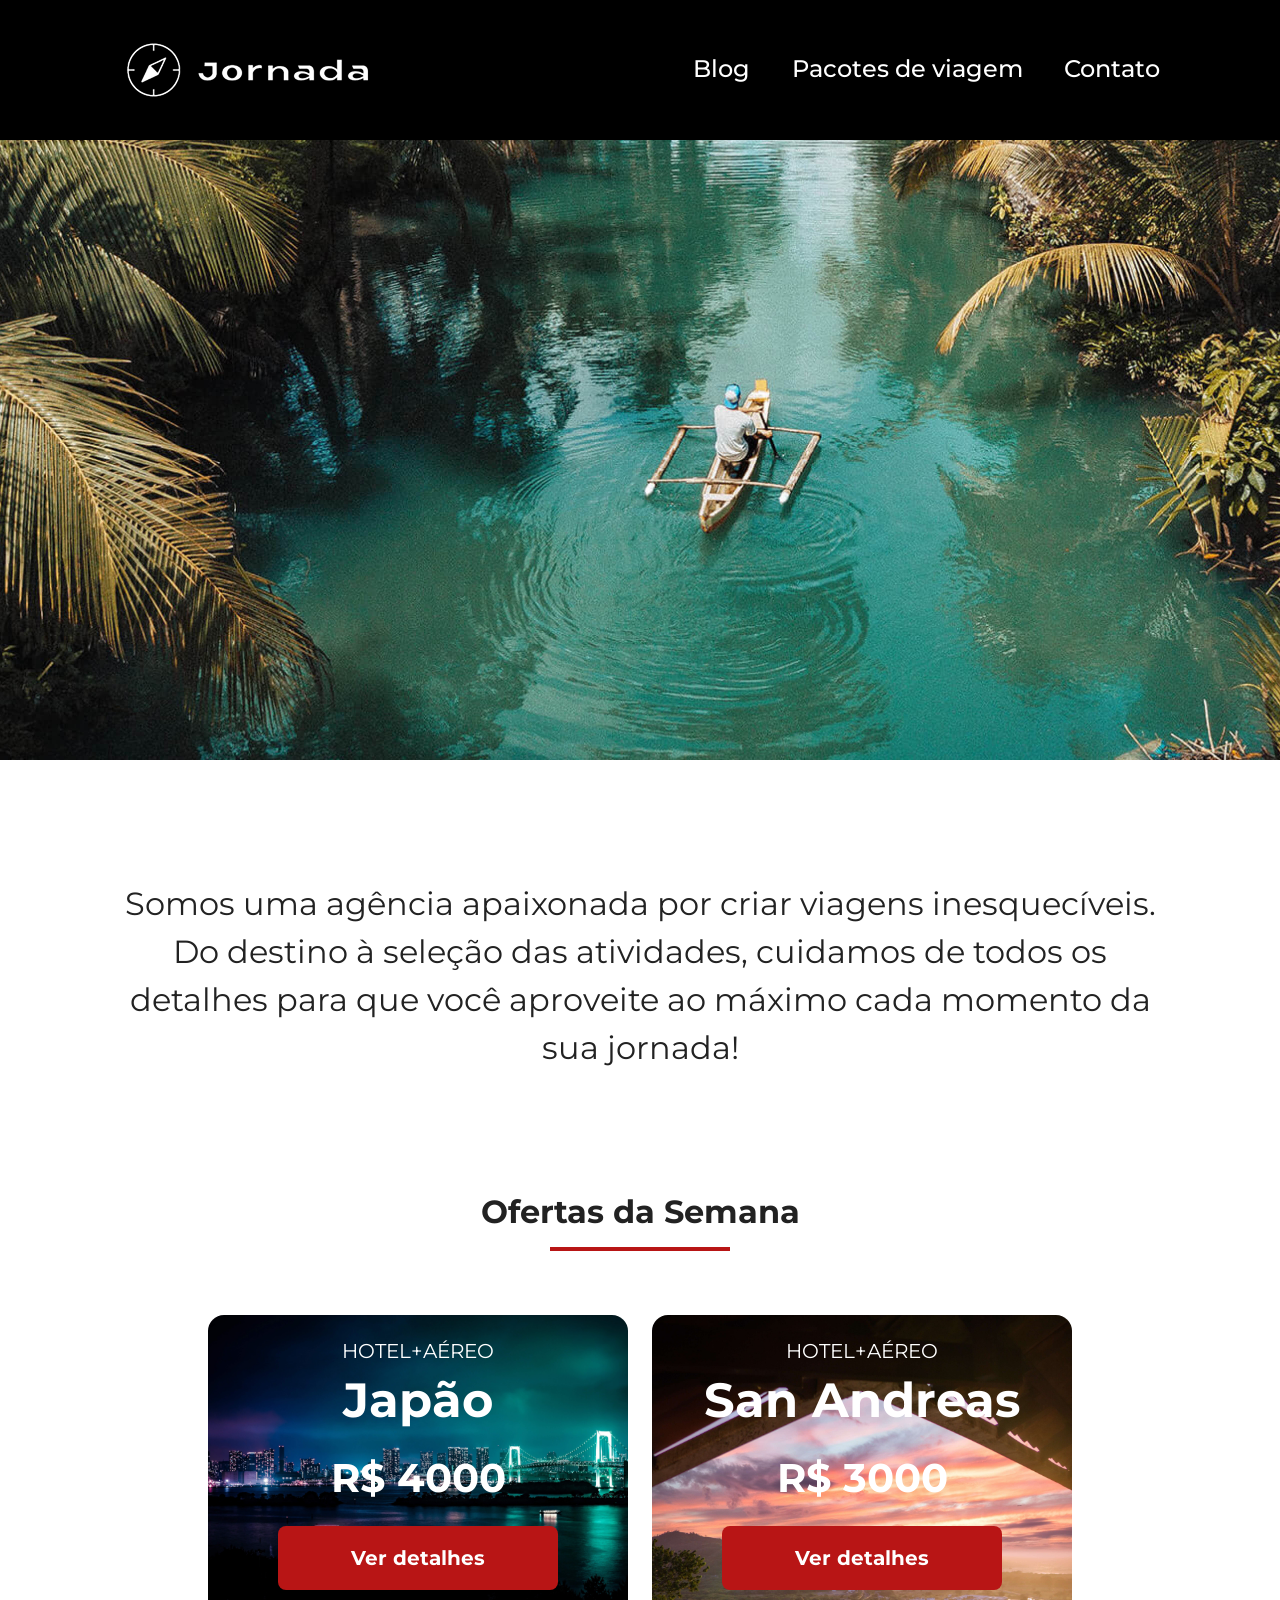
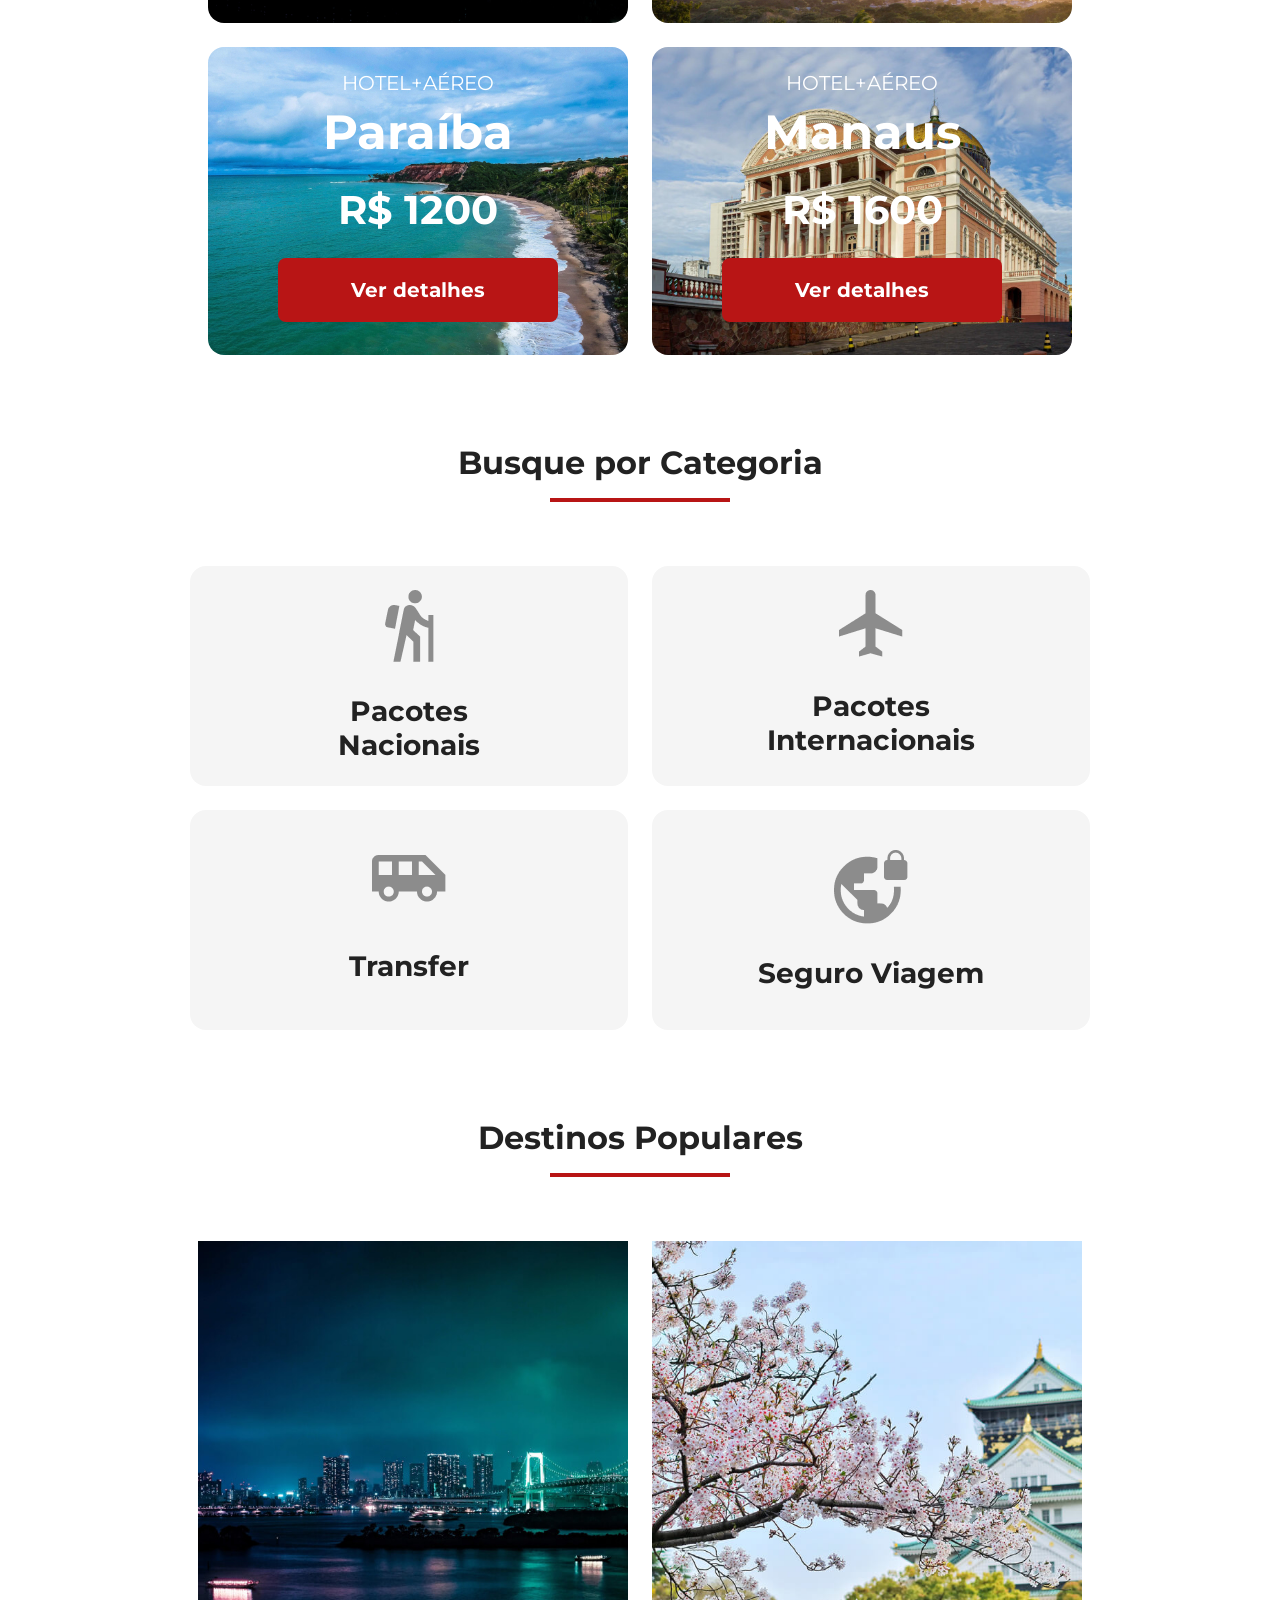
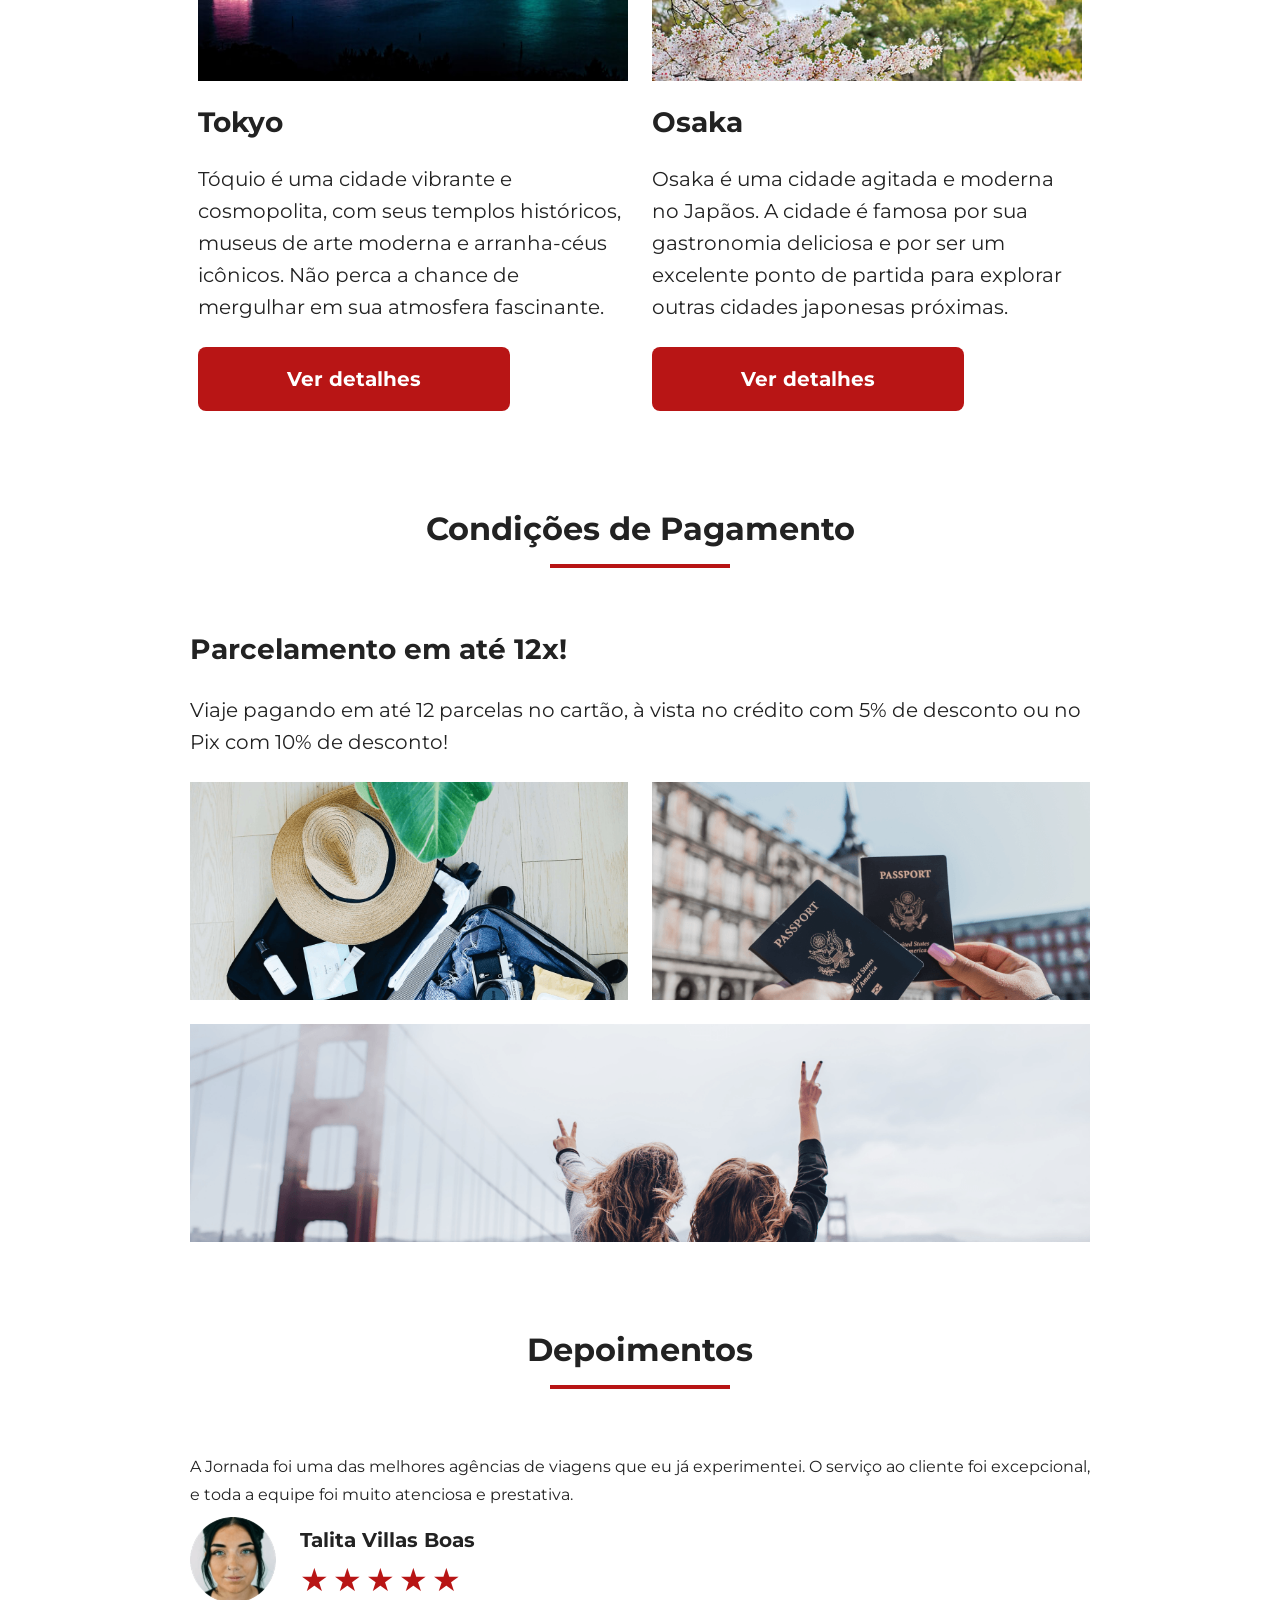
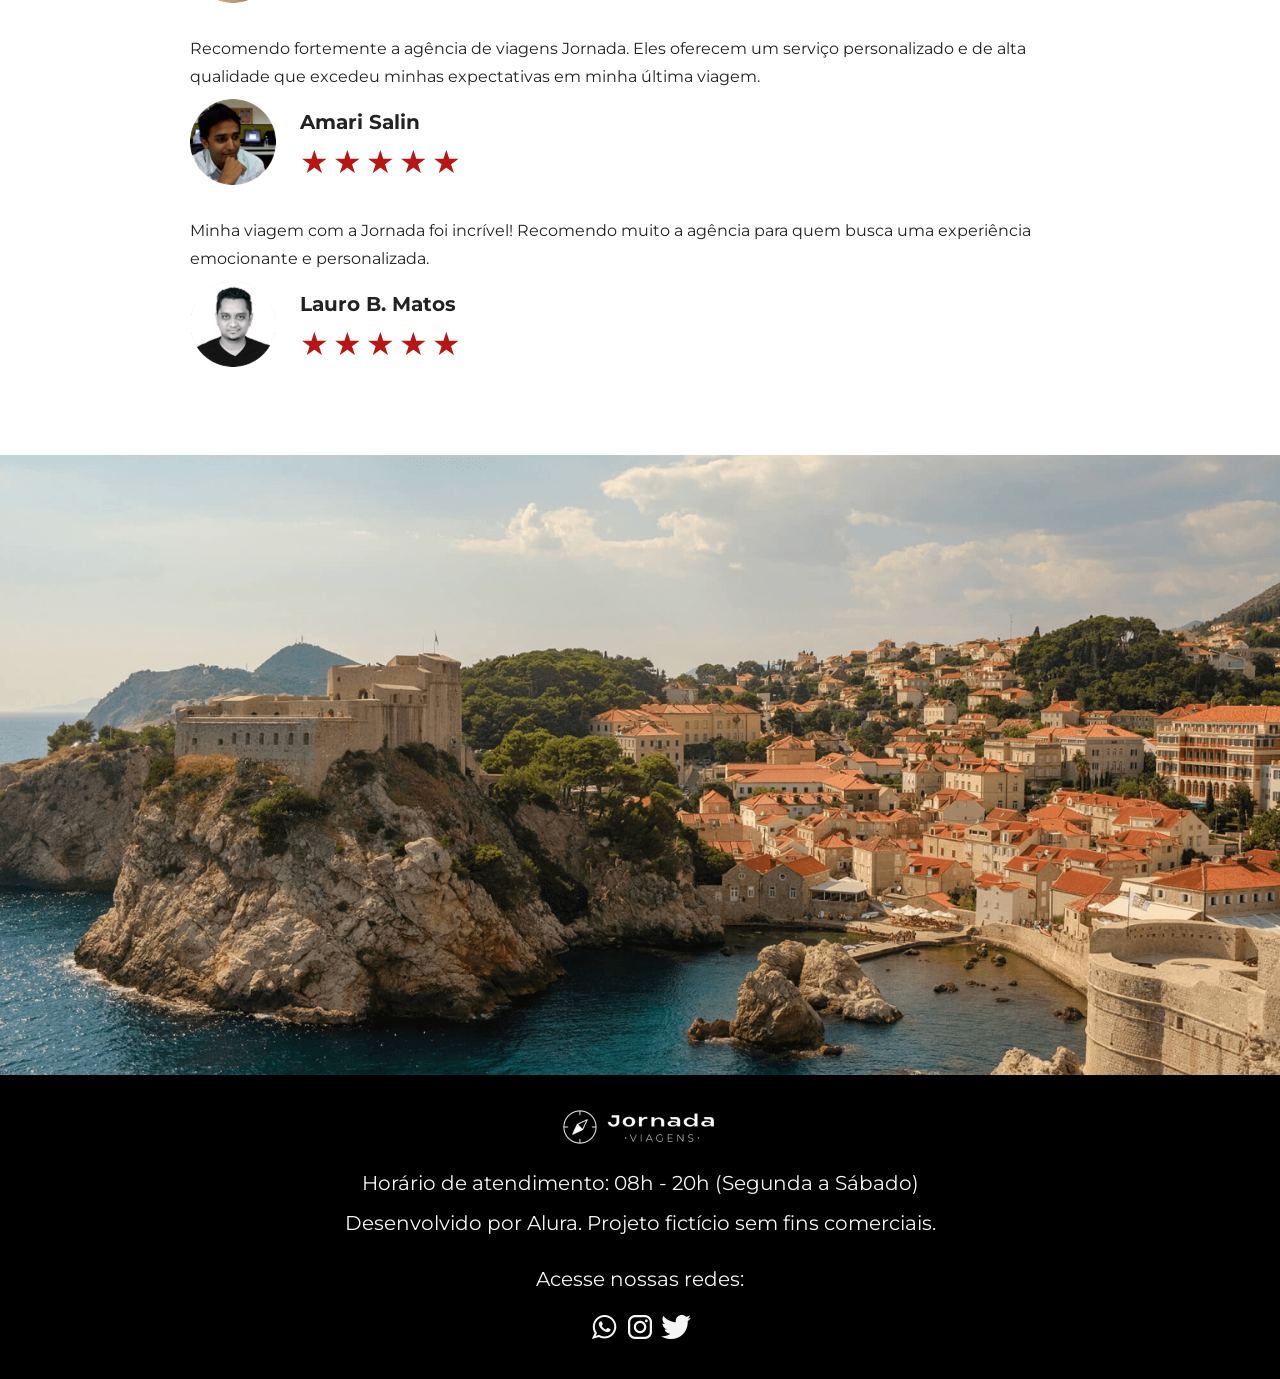
<file: index.html>
<!doctype html>
<html lang="pt-br">
  <head>
    <meta charset="UTF-8" />
    <meta name="viewport" content="width=device-width, initial-scale=1.0" />

    <meta name="description" content="Jornada Viagens - Agencie sua viagem inesquecível conosco, cuidamos de todos detalhes para que você aproveite o máximo cada momento.">
    <meta name="og:title" content="Jornada viagens">
    <meta name="og:description" content="Somos uma agência apaixonada por criar viagens inesquecíveis. Cuidamos do destino à seleção das atividades.">
    <meta name="og:image" content="https://isla-ctrl.github.io/jornada-viagens/img/hero-tablet.jpg">
    <meta name="og:type" content="website">
    <meta name="og:url" content="https://isla-ctrl.github.io/jornada-viagens/">

    <link rel="icon" href="favico.png" type="image/png">
    <link rel="stylesheet" href="CSS/style.css" />
    <title>Jornada Viagens</title>
  </head>
  <body>
    <header class="main-header">
      <a class="logo" href="#" title="Voltar para a página inicial">
        <img
          class="img-mobile"
          src="img/bussola-jornada-branca.png"
          alt="Bussola da logo Jornada Viagens na cor branca"
        />
        <img
          class="img-desktop"
          src="img/bussola-com-nome-branco.png"
          alt="Bussola da logo Jornada Viagens na cor branca"
        />
      </a>
      <div class="navigation-menu">
        <img src="img/menu.png" alt="menu" />
        <nav>
          <ul class="list-links">
            <li>
              <a href="./blog.html" target="_blank" title="Acessar blog">Blog</a>
            </li>
            <li>
              <a
                href="pacotes.html"
                target="_blank"
                title="Acessar pacotes de viagem"
                >Pacotes de viagem</a
              >
            </li>
            <li>
              <a href="contato.html" target="_blank" title="Acessar contatos"
                >Contato</a
              >
            </li>
          </ul>
        </nav>
      </div>
    </header>
    <main>
    <section class="hero">
      <div class="hero-img"></div>
      <h2>
        Somos uma agência apaixonada por criar viagens inesquecíveis. Do destino
        à seleção das atividades, cuidamos de todos os detalhes para que você
        aproveite ao máximo cada momento da sua jornada!
      </h2>
    </section>
    <section class="offers">
      <div class="section-title">
        <h2>Ofertas da Semana</h2>
        <hr />
      </div>
      <div class="offers-cards">
        <article class="card japao">
          <header>
            <p>HOTEL+AÉREO</p>
            <h3>
              Japão<br />
              <span>R$ 4000</span>
            </h3>
          </header>
          <footer>
            <a href="#" class="button button--mini" target="_blank" title="Ver mais detalhes de Japão">Ver detalhes</a>
          </footer>
        </article>
        <article class="card san-andreas">
          <header>
            <p>HOTEL+AÉREO</p>
            <h3>
              San Andreas<br />
              <span>R$ 3000</span>
            </h3>
          </header>
          <footer>
            <a href="#" class="button button--mini" target="_blank" title="Ver mais detalhes de San Andreas"">Ver detalhes</a>
          </footer>
        </article>
        <article class="card paraiba">
          <header>
            <p>HOTEL+AÉREO</p>
            <h3>
              Paraíba<br />
              <span>R$ 1200</span>
            </h3>
          </header>
          <footer>
            <a href="#" class="button button--mini" target="_blank" title="Ver mais detalhes de Paraiba"">Ver detalhes</a>
          </footer>
        </article>
        <article class="card manaus">
          <header>
            <p>HOTEL+AÉREO</p>
            <h3>
              Manaus<br />
              <span>R$ 1600</span>
            </h3>
          </header>
          <footer>
            <a href="#" class="button button--mini" target="_blank" title="Ver mais detalhes de Manaus">Ver detalhes</a>
          </footer>
        </article>
      </div>
    </section>
    <section class="categories">
      <div class="section-title">
        <h2>Busque por Categoria</h2>
        <hr>
      </div>
      <div class="categories-cards">
        <a class="card" href="#" target="_blank"" title="Busque pela categoria Pacotes Nacionais"> <img src="img/icone-pacotes-nacionais.png" alt="Icone de um viajante representando a categoria de Pacotes Nacionais"> 
        <h3 class="content-title">Pacotes <br>
        Nacionais</h3>
      </a>
      <a class="card" href="#" target="_blank"" title="Busque pela categoria Pacotes Internacionais"> <img src="img/icone-pacotes-internacionais.png" alt="Icone de avião representando a categoria de Pacotes Internacionais">
      <h3 class="content-title">Pacotes <br>
      Internacionais</h3>
      </a>
      <a class="card single-line transfer" href="#" target="_blank"" title="Busque pela categoria Transfer"> <img src="img/icone -transfer.png" alt="Icone de um carro de transporte representando a categoria Transfer">
      <h3 class="content-title">Transfer</h3>
      </a>
      <a class="card single-line" href="#" target="_blank"" title="Busque pela categoria Seguro Viagem"> <img src="img/icone - seguro-viagem.png" alt="Icone de um globo mundial com cadeado representando a categoria Seguro Viagem">
      <h3 class="content-title">Seguro Viagem</h3>
      </a>
      </div>
    </section>
    <section class="destination">
      <div class="section-title">
        <h2>Destinos Populares</h2>
        <hr>
      </div>
      <div class="destination-items">
        <article class="items">
          <header>
            <div class="img-destination tokyo"></div>
            <h3 class="content-title">Tokyo</h3>
            <p class="content-text">Tóquio é uma cidade vibrante e cosmopolita, com seus templos históricos, museus de arte moderna e arranha-céus icônicos. Não perca a chance de mergulhar em sua atmosfera fascinante.</p>
          </header>
          <footer>
            <a href="#" class="button button--large" target="_blank" title="Veja mais detalhes do destino Tokyo">Ver detalhes</a>
          </footer>
        </article>
        <article class="items">
          <header>
            <div class="img-destination osaka"></div>
            <h3 class="content-title">Osaka</h3>
            <p class="content-text">Osaka é uma cidade agitada e moderna no Japãos. A cidade é famosa por sua gastronomia deliciosa e por ser um excelente ponto de partida para explorar outras cidades japonesas próximas.</p>
          </header>
          <footer>
            <a href="#" class="button button--large" target="_blank" title="Veja mais detalhes do destino Osaka">Ver detalhes</a>
          </footer>
        </article>
      </div>
    </section>
    <section class="payment">
      <div class="section-title">
        <h2>Condições de Pagamento</h2>
        <hr>
      </div>
      <div class="content-container">
        <div class="text-content">
          <h3 class="content-title">Parcelamento em até 12x!</h3>
          <p class="content-text">Viaje pagando em até 12 parcelas no cartão, à vista no crédito com 5% de desconto ou no Pix com 10% de desconto! </p>
        </div>
        <div class="image-gallery">
          <div class="image first"></div>
          <div class="image second"></div>
          <div class="image thirdy colspan-2"></div>
        </div>
      </div>
    </section>
    <section class="testimonials">
      <div class="section-title">
        <h2>Depoimentos</h2>
        <hr>
      </div>
      <div class="testimonials-container">
        <article>
          <header>
          <p class="secondary-text">A Jornada foi uma das melhores agências de viagens que eu já experimentei. O serviço ao cliente foi excepcional, e toda a equipe foi muito atenciosa e prestativa.</p>
          </header>
          <footer>
            <img src="img/talita-villas.png" alt="Imagem de perfil da cliente Talita Villas Boas">
            <div class="profile-content">
              <h3>Talita Villas Boas</h3>
              <div class="rating">
                <span class="star">★</span>
                <span class="star">★</span>
                <span class="star">★</span>
                <span class="star">★</span>
                <span class="star">★</span>
              </div>
            </div>
          </footer>
        </article>
        <article>
          <header>
            <p class="secondary-text">Recomendo fortemente a agência de viagens Jornada. Eles oferecem um serviço personalizado e de alta qualidade que excedeu minhas expectativas em minha última viagem.</p>
          </header>
          <footer>
            <img src="img/amari-salin.png" alt="Imagem de perfil do cliente Amari Salin">
            <div class="profile-content">
              <h3>Amari Salin</h3>
              <div class="rating">
                <span class="star">★</span>
                <span class="star">★</span>
                <span class="star">★</span>
                <span class="star">★</span>
                <span class="star">★</span>
              </div>
            </div>
          </footer>
        </article>
        <article>
          <header>
            <p class="secondary-text">Minha viagem com a Jornada foi incrível! Recomendo muito a agência para quem busca uma experiência emocionante e personalizada.</p>
          </header>
          <footer>
            <img src="img/lauro-matos.png" alt="Imagem de perfil do cliente Lauro B. Matos">
            <div class="profile-content">
              <h3>Lauro B. Matos</h3>
              <div class="rating">
                <span class="star">★</span>
                <span class="star">★</span>
                <span class="star">★</span>
                <span class="star">★</span>
                <span class="star">★</span>
              </div>
            </div>
          </footer>
        </article>
      </div>
    </section>
    <section class="hero bottom-hero">
      <div class="hero-img"></div>
    </section>
    </main>
    <footer class="main-footer">
      <div class="footer-content">
          <img src="img/Logo-jornada-footer.png" alt="Logo do site Jornada Viagens">
          <p class="secondary-text secondary-text--footer">Horário de atendimento: 08h - 20h (Segunda a Sábado)</p>
          <p class="secondary-text secondary-text--footer">Desenvolvido por Alura. Projeto fictício sem fins comerciais.</p>
      </div>
      <div class="footer-social">
        <p class="secondary-text secondary-text--footer">Acesse nossas redes:</p>
        <a href="#" target="_blank" title="Acesse nosso Whatsapp"><img src="img/icon-whatsapp.png" alt="Icone em branco do Whatsapp">
        </a>
        <a href="#" target="_blank" title="Acesse nosso Instagram"><img src="img/icon-instagram.png" alt="Icone em branco do Instagram">
        </a>
        <a href="#" target="_blank" title="Acesse nosso X"><img src="img/icon-x.png" alt="Icone em branco do X">
        </a>
      </div>
    </footer>
    <script src="js/index.js"></script>
  </body>
</html>
</file>
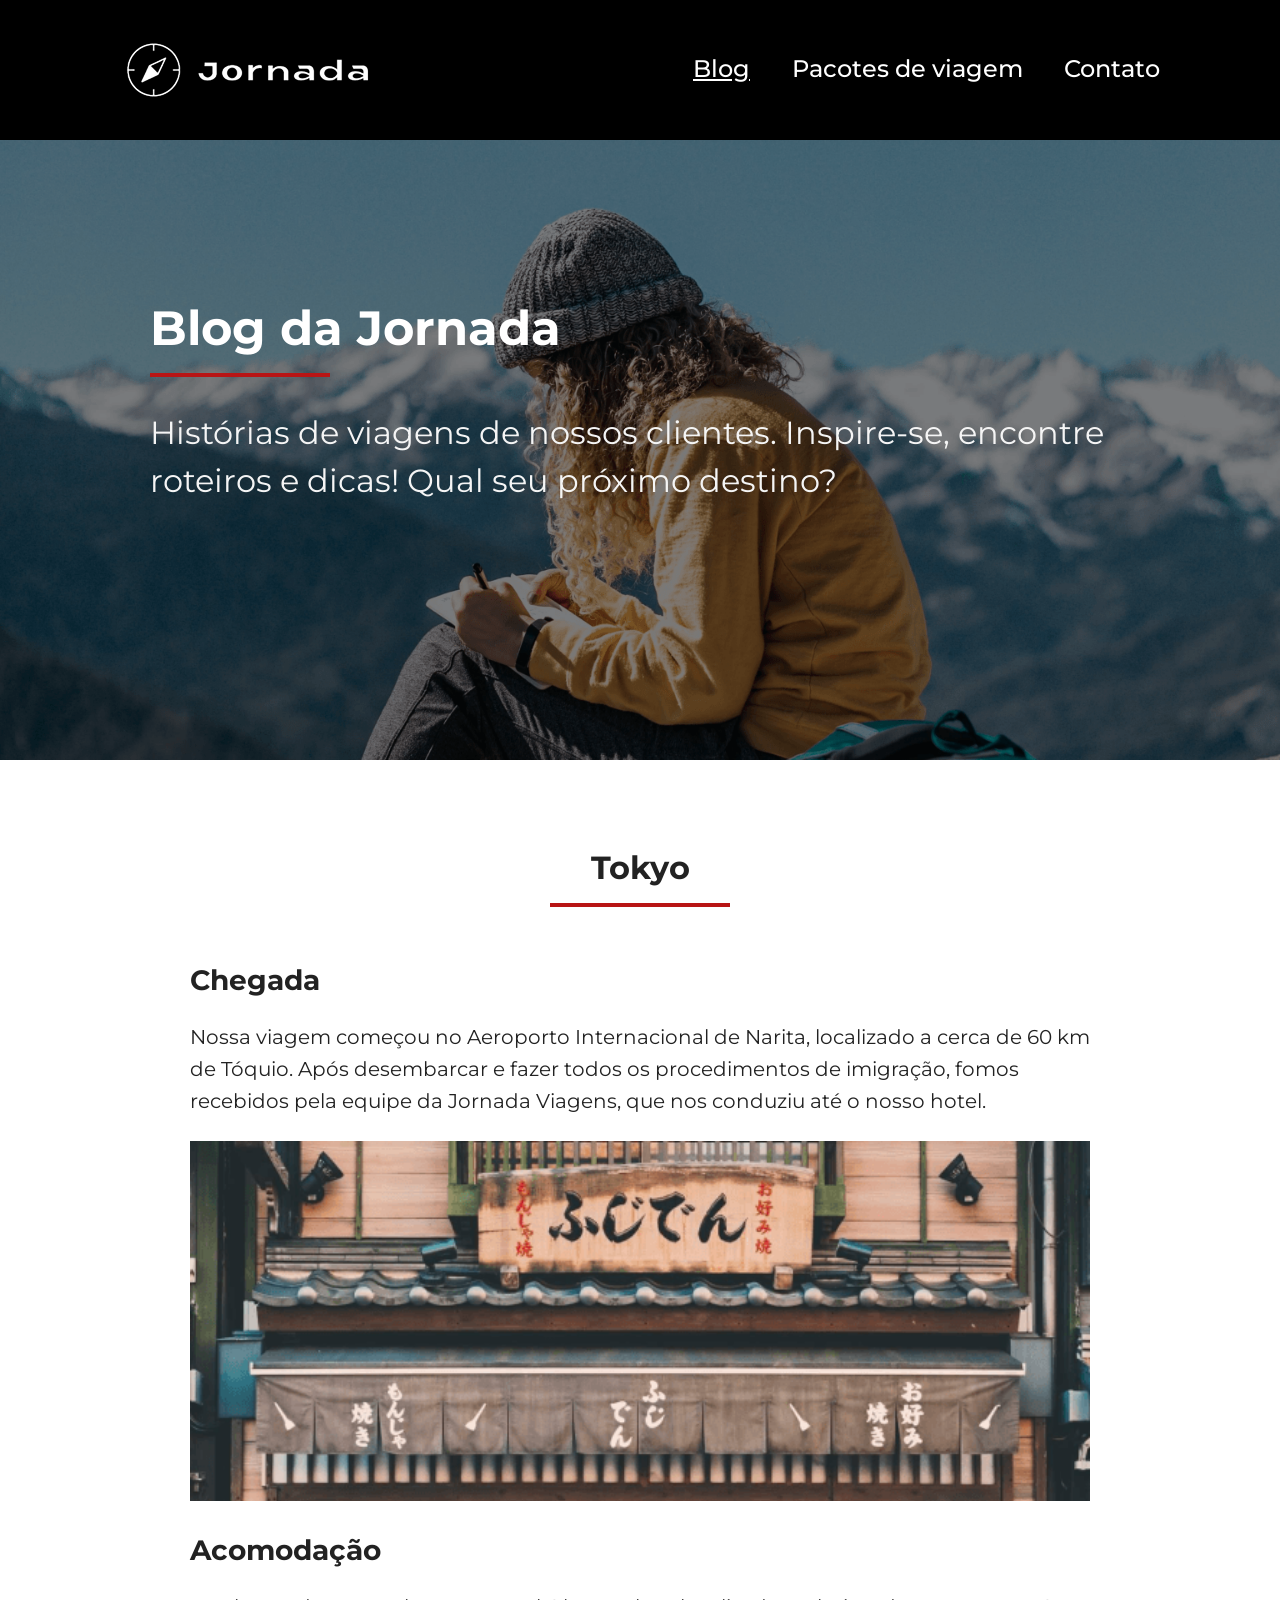
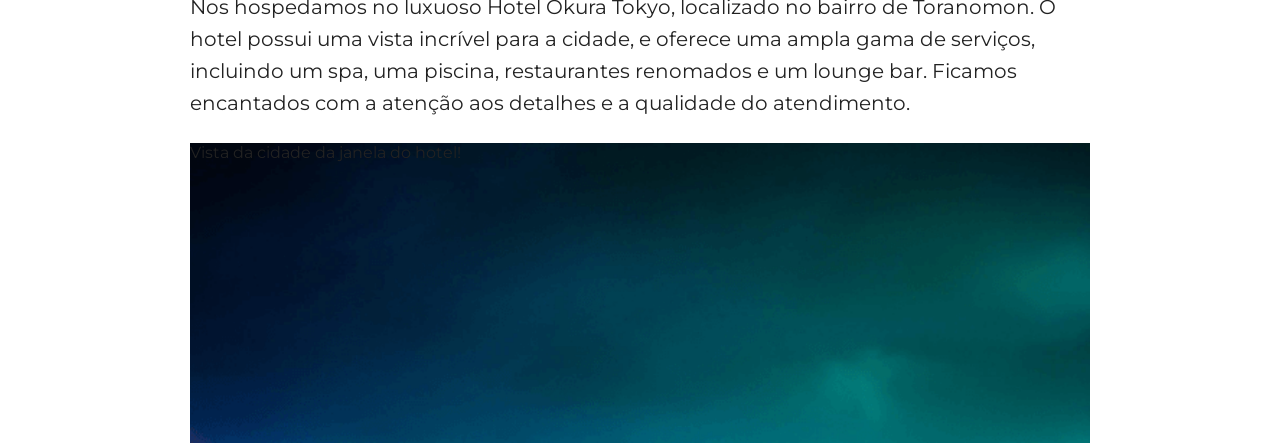
<file: blog.html>
<!DOCTYPE html>
<html lang="pt-br">
<head>
    <meta charset="UTF-8">
    <meta name="viewport" content="width=device-width, initial-scale=1.0">

    <meta name="description" content="Jornada Viagens - Agencie sua viagem inesquecível conosco, cuidamos de todos detalhes para que você aproveite o máximo cada momento.">
    <meta name="og:title" content="Jornada viagens">
    <meta name="og:description" content="Somos uma agência apaixonada por criar viagens inesquecíveis. Cuidamos do destino à seleção das atividades.">
    <meta name="og:image" content="https://isla-ctrl.github.io/jornada-viagens/img/hero-tablet.jpg">
    <meta name="og:type" content="website">
    <meta name="og:url" content="https://isla-ctrl.github.io/jornada-viagens/">

    <link rel="icon" href="favico.png" type="image/png">
    <link rel="stylesheet" href="CSS/style.css" />

    <title>Blog da Jornada</title>
</head>
<body>
    <header class="main-header">
        <a class="logo" href="#" title="Voltar para a página inicial">
        <img
            class="img-mobile"
            src="img/bussola-jornada-branca.png"
            alt="Bussola da logo Jornada Viagens na cor branca"
        />
        <img
            class="img-desktop"
            src="img/bussola-com-nome-branco.png"
            alt="Bussola da logo Jornada Viagens na cor branca"
        />
        </a>
        <div class="navigation-menu">
        <img src="img/menu.png" alt="menu" />
        <nav>
            <ul class="list-links">
            <li>
                <a class="blog" href="./blog.html" target="_blank" title="Acessar blog">Blog</a>
            </li>
            <li>
                <a
                class="pacotes"
                href="pacotes.html"
                target="_blank"
                title="Acessar pacotes de viagem"
                >Pacotes de viagem</a
                >
            </li>
            <li>
                <a class="contatos" href="contato.html" target="_blank" title="Acessar contatos"
                >Contato</a
                >
            </li>
            </ul>
        </nav>
        </div>
    </header>
    <main>
        <section class="hero blog">
            <div class="hero-img">
                <article class="content-blog">
                    <header>
                        <h2>Blog da Jornada</h2>
                        <hr>
                    </header>
                    <footer>
                        <h3 class="content-text secondary-text--footer">Histórias de viagens de nossos clientes. Inspire-se, encontre roteiros e dicas! Qual seu próximo destino?</h3>
                    </footer>
                </article>
                </div>
            </div>
        </section>
        <section class="blog-tokyo">
            <div class="section-title">
                <h2>Tokyo</h2>
                <hr />
            </div>
            <div class="content-tokyo">
                <article class="blog-arrival">
                    <header>
                        <h3 class="content-title">Chegada</h3>
                        <p class="content-text">Nossa viagem começou no Aeroporto Internacional de Narita, localizado a cerca de 60 km de Tóquio. Após desembarcar e fazer todos os procedimentos de imigração, fomos recebidos pela equipe da Jornada Viagens, que nos conduziu até o nosso hotel.</p>
                    </header>
                    <footer>
                        <div class="arrival-img"></div>
                    </footer>
                </article>
                <article class="blog-accommodation">
                    <header>
                        <h3 class="content-title">Acomodação</h3>
                        <p class="content-text">Nos hospedamos no luxuoso Hotel Okura Tokyo, localizado no bairro de Toranomon. O hotel possui uma vista incrível para a cidade, e oferece uma ampla gama de serviços, incluindo um spa, uma piscina, restaurantes renomados e um lounge bar. Ficamos encantados com a atenção aos detalhes e a qualidade do atendimento.</p>
                    </header>
                    <footer class="accommodation-img">
                        <p>Vista da cidade da janela do hotel!</p>
                    </footer>
                </article>
            </div>
        </section>
    </main>
    <script src="js/index.js"></script>
</body>
</html>
</file>
<file: CSS/style.css>
@import url(global.css);
@import url(header.css);
@import url(hero.css);
@import url(offer.css);
@import url(categories.css);
@import url(destination.css);
@import url(payment.css);
@import url(testimonials.css);
@import url(footer.css);
@import url(blogTokyo.css);
</file>
